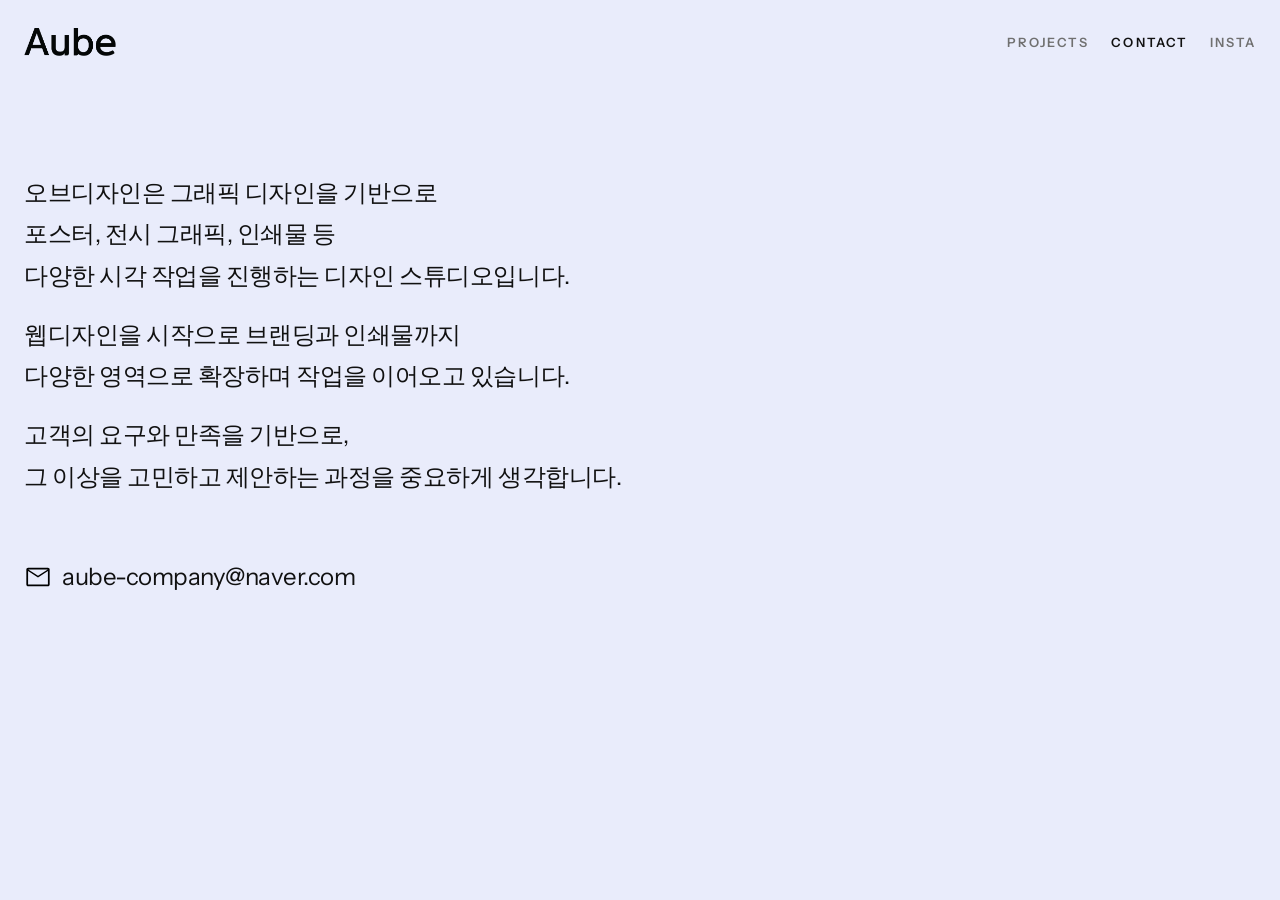
<file: contact.html>
<!DOCTYPE html>
<html lang="ko">
<head>
  <meta charset="UTF-8" />
  <meta name="viewport" content="width=device-width, initial-scale=1.0" />
  <title>Contact - Aube Company</title>
  <link rel="preconnect" href="https://fonts.googleapis.com" />
  <link rel="preconnect" href="https://fonts.gstatic.com" crossorigin />
  <link
    href="https://fonts.googleapis.com/css2?family=Instrument+Sans:wght@400;500;600;700&display=swap"
    rel="stylesheet"
  />
  <link rel="icon" href="/favicon.svg" sizes="any" type="image/svg+xml" />
  <link rel="shortcut icon" href="/favicon.svg" type="image/svg+xml" />
  <link rel="stylesheet" href="style.css" />
</head>
<body class="contact-page">
  <a class="skip-link" href="#content">본문으로 바로가기</a>

  <div class="page">
    <!-- 공통 상단 내비게이션 -->
    <header class="topbar reveal">
      <a class="brand has-logo" href="index.html" aria-label="Min Portfolio home">
        <img class="brand-logo" src="assets/images/common/logo.png" alt="" aria-hidden="true" />
        <span class="brand-text">MIN PORTFOLIO</span>
      </a>
      <nav class="menu" aria-label="주요 메뉴">
        <a href="project.html">Projects</a>
        <a href="contact.html" aria-current="page">Contact</a>
        <a href="https://www.instagram.com/aube.d_graphic/" target="_blank" rel="noopener noreferrer">Insta</a>
      </nav>
    </header>

    <main id="content">
      <section class="page-intro contact-intro reveal">
        <div class="contact-intro-copy">
          <p>
            오브디자인은 그래픽 디자인을 기반으로<br />
            포스터, 전시 그래픽, 인쇄물 등<br />
            다양한 시각 작업을 진행하는 디자인 스튜디오입니다.
          </p>
          <p>
            웹디자인을 시작으로 브랜딩과 인쇄물까지<br />
            다양한 영역으로 확장하며 작업을 이어오고 있습니다.
          </p>
          <p>
            고객의 요구와 만족을 기반으로,<br />
            그 이상을 고민하고 제안하는 과정을 중요하게 생각합니다.<br />
            <br />
          </p>
          <p class="contact-email">
            <a href="mailto:aube-company@naver.com">
              <img class="contact-email-icon" src="assets/images/common/mail.svg" alt="" aria-hidden="true" />
              <span>aube-company@naver.com</span>
            </a>
          </p>
        </div>
      </section>

      <!-- 연락 정보 -->
      <section class="info-list info-list-contact contact-content reveal" aria-label="연락 정보" hidden>
        <div class="info-row">
          <span>Email</span>
          <a href="mailto:aube-company@naver.com">aube-company@naver.com</a>
        </div>
        <div class="info-row">
          <span>Kakaotalk</span>
          <p>채널</p>
        </div>
        <div class="info-row">
          <span>Instagram</span>
          <a href="https://www.instagram.com/aube.d_graphic/" target="_blank" rel="noopener noreferrer">@aube.d_graphic</a>
        </div>
      </section>
    </main>
  </div>

  <script src="script.js"></script>
</body>
</html>
</file>
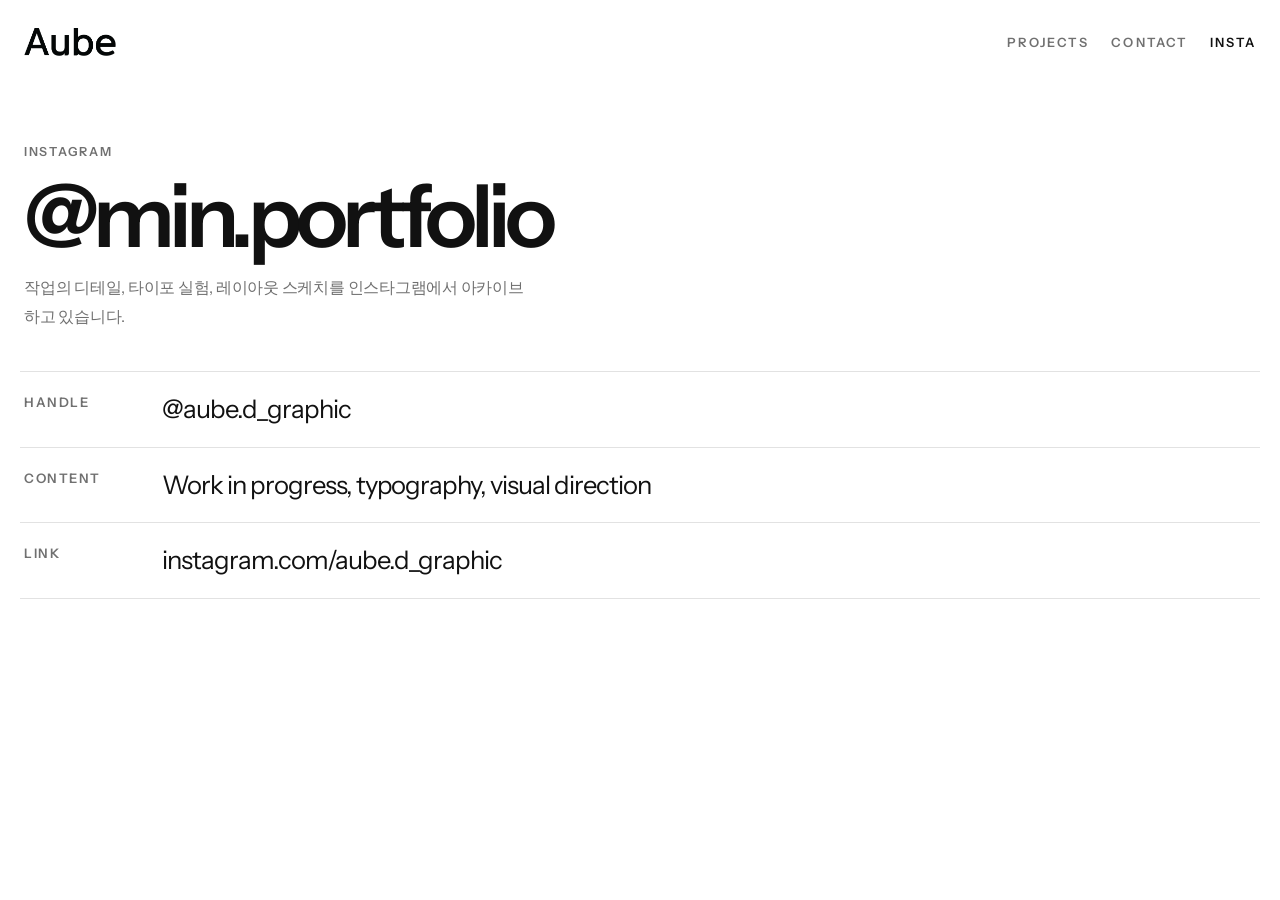
<file: insta.html>
<!DOCTYPE html>
<html lang="ko">
<head>
  <meta charset="UTF-8" />
  <meta name="viewport" content="width=device-width, initial-scale=1.0" />
  <title>Instagram - Aube Company</title>
  <link rel="preconnect" href="https://fonts.googleapis.com" />
  <link rel="preconnect" href="https://fonts.gstatic.com" crossorigin />
  <link
    href="https://fonts.googleapis.com/css2?family=Instrument+Sans:wght@400;500;600;700&display=swap"
    rel="stylesheet"
  />
  <link rel="icon" href="/favicon.svg" sizes="any" type="image/svg+xml" />
  <link rel="shortcut icon" href="/favicon.svg" type="image/svg+xml" />
  <link rel="stylesheet" href="style.css" />
</head>
<body>
  <a class="skip-link" href="#content">본문으로 바로가기</a>

  <div class="page">
    <!-- 공통 상단 내비게이션 -->
    <header class="topbar reveal">
      <a class="brand has-logo" href="index.html" aria-label="Min Portfolio home">
        <img class="brand-logo" src="assets/images/common/logo.png" alt="" aria-hidden="true" />
        <span class="brand-text">MIN PORTFOLIO</span>
      </a>
      <nav class="menu" aria-label="주요 메뉴">
        <a href="project.html">Projects</a>
        <a href="contact.html">Contact</a>
        <a href="https://www.instagram.com/aube.d_graphic/" target="_blank" rel="noopener noreferrer" aria-current="page">Insta</a>
      </nav>
    </header>

    <main id="content">
      <section class="page-intro reveal">
        <p class="eyebrow">Instagram</p>
        <h1 class="page-title">@min.portfolio</h1>
        <p class="hero-copy intro-copy">
          작업의 디테일, 타이포 실험, 레이아웃 스케치를 인스타그램에서 아카이브하고 있습니다.
        </p>
      </section>

      <!-- 인스타그램 정보 -->
      <section class="info-list reveal" aria-label="인스타그램 정보">
        <div class="info-row">
          <span>Handle</span>
          <a href="https://www.instagram.com/aube.d_graphic/" target="_blank" rel="noopener noreferrer">@aube.d_graphic</a>
        </div>
        <div class="info-row">
          <span>Content</span>
          <p>Work in progress, typography, visual direction</p>
        </div>
        <div class="info-row">
          <span>Link</span>
          <a href="https://www.instagram.com/aube.d_graphic/" target="_blank" rel="noopener noreferrer">instagram.com/aube.d_graphic</a>
        </div>
      </section>
    </main>
  </div>

  <script src="script.js"></script>
</body>
</html>
</file>
<file: style.css>
:root {
  --bg: #ffffff;
  --surface: #f8f8f8;
  --text: #111111;
  --muted: #707070;
  --line: rgba(17, 17, 17, 0.12);
  --line-strong: rgba(17, 17, 17, 0.22);
  --font-sans: "Instrument Sans", sans-serif;
  --page-width: min(1280px, calc(100% - 40px));
  --page-padding-bottom: 80px;
  --section-padding-top: 88px;
  --work-padding-top: 112px;
  --grid-gap-x: 40px;
  --grid-gap-y: 64px;
  --radius: 2px;
  --shadow-soft: 0 16px 40px rgba(17, 17, 17, 0.06);
}

/* Base */
*,
*::before,
*::after {
  box-sizing: border-box;
}

html {
  scroll-behavior: smooth;
}

body {
  margin: 0;
  background: var(--bg);
  color: var(--text);
  font-family: var(--font-sans);
  letter-spacing: -0.015em;
}

body.contact-page {
  background: #e9ecfb;
}

a {
  color: inherit;
  text-decoration: none;
}

img {
  display: block;
  max-width: 100%;
}

.skip-link {
  position: absolute;
  top: 12px;
  left: 12px;
  z-index: 100;
  padding: 10px 14px;
  background: var(--text);
  color: var(--bg);
  transform: translateY(-150%);
  transition: transform 0.2s ease;
}

.skip-link:focus {
  transform: translateY(0);
}

.page {
  width: var(--page-width);
  margin: 0 auto;
  padding: 24px 0 var(--page-padding-bottom);
}

/* Header */
.topbar,
.menu,
.section-head {
  display: flex;
}

.topbar {
  align-items: center;
  justify-content: space-between;
  gap: 24px;
  padding: 4px 4px 0;
}

.brand,
.menu {
  font-size: 0.8rem;
  font-weight: 600;
  letter-spacing: 0.16em;
  text-transform: uppercase;
}

.brand {
  position: relative;
  display: inline-flex;
  align-items: center;
  min-height: 28px;
}

.brand-logo {
  display: block;
  max-height: 28px;
  width: auto;
}

.menu {
  flex-wrap: wrap;
  gap: 22px;
  color: var(--muted);
}

.menu a[aria-current="page"] {
  color: var(--text);
}

.brand:hover,
.menu a:hover {
  opacity: 0.55;
}

.brand.has-logo .brand-text {
  position: absolute;
  overflow: hidden;
  width: 1px;
  height: 1px;
  margin: -1px;
  padding: 0;
  border: 0;
  clip: rect(0 0 0 0);
  clip: rect(0, 0, 0, 0);
}

/* Shared typography */
.eyebrow,
.detail-gallery-label,
.section-note,
.info-row span {
  color: var(--muted);
  font-size: 0.82rem;
  font-weight: 600;
  letter-spacing: 0.12em;
  text-transform: uppercase;
}

.eyebrow {
  margin: 0 0 18px;
  font-size: 0.78rem;
  letter-spacing: 0.14em;
}

.section-note {
  margin: 0;
  font-size: 0.74rem;
}

.page-title,
.detail-title,
.section-head h1,
.section-head h2,
.project-title {
  margin: 0;
  font-weight: 600;
  letter-spacing: -0.07em;
}

.page-title {
  font-size: clamp(3rem, 6.8vw, 5.8rem);
  line-height: 0.9;
}

.hero-copy,
.detail-summary,
.detail-overview {
  color: var(--muted);
  line-height: 1.8;
}

/* Shared surfaces */
.surface-art {
  border-radius: var(--radius);
  background:
    linear-gradient(135deg, rgba(255, 228, 186, 0.78), rgba(255, 255, 255, 0.5) 32%),
    radial-gradient(circle at 78% 24%, rgba(188, 231, 255, 0.8), transparent 22%),
    radial-gradient(circle at 68% 72%, rgba(255, 196, 204, 0.74), transparent 26%),
    linear-gradient(180deg, var(--surface), #efefef);
}

.surface-art::before {
  content: "";
  position: absolute;
  inset: 0;
  background:
    linear-gradient(120deg, rgba(255, 255, 255, 0.26), transparent 34%),
    linear-gradient(180deg, transparent 58%, rgba(255, 255, 255, 0.36));
}

/* Home / list sections */
.hero-image {
  margin-top: var(--section-padding-top);
}

.hero-image-inner {
  position: relative;
  min-height: 72vh;
  overflow: hidden;
}

.hero-image-inner p {
  position: absolute;
  right: 24px;
  bottom: 20px;
  z-index: 1;
  margin: 0;
  color: rgba(17, 17, 17, 0.7);
  font-size: 0.8rem;
  letter-spacing: 0.02em;
}

.page-intro {
  padding: var(--section-padding-top) 4px 24px;
}

.intro-copy {
  grid-column: auto;
  max-width: 32rem;
  margin-top: 18px;
}

.contact-intro {
  padding-bottom: 8px;
}

.contact-intro-copy {
  max-width: 43rem;
  display: grid;
  gap: 18px;
  margin-top: 28px;
}

.contact-intro-copy p {
  margin: 0;
  color: var(--text);
  font-size: clamp(1.2rem, 2vw, 1.5rem);
  line-height: 1.72;
  letter-spacing: -0.02em;
}

.contact-email {
  margin-top: 10px;
}

.contact-email a {
  display: inline-flex;
  align-items: center;
  gap: 10px;
  color: var(--text);
  font-size: inherit;
  line-height: inherit;
  letter-spacing: inherit;
}

.contact-email-icon {
  width: 28px;
  height: 28px;
  flex: 0 0 auto;
  object-fit: contain;
}

.work {
  padding-top: var(--work-padding-top);
}

main > .work:first-child {
  padding-top: var(--section-padding-top);
}

.section-head {
  justify-content: space-between;
  align-items: end;
  gap: 20px;
  padding: 0 4px 22px;
}

.section-head h1,
.section-head h2 {
  font-size: clamp(2.2rem, 4vw, 3.2rem);
  line-height: 0.92;
}

.project-gallery {
  display: grid;
  grid-template-columns: repeat(3, minmax(0, 1fr));
  gap: var(--grid-gap-y) var(--grid-gap-x);
}

.project-item {
  display: grid;
  gap: 14px;
  transition:
    transform 0.28s ease,
    opacity 0.28s ease;
}

.project-item:hover {
  transform: translateY(-2px);
}

.project-thumb {
  position: relative;
  aspect-ratio: 4 / 2.7;
  width: 100%;
  border-radius: var(--radius);
  overflow: hidden;
  background-size: cover;
  background-position: center;
  box-shadow: var(--shadow-soft);
  transition:
    transform 0.4s ease,
    filter 0.4s ease,
    box-shadow 0.4s ease;
}

.project-item:hover .project-thumb {
  transform: scale(1.01);
  filter: contrast(1.01) saturate(1.01);
  box-shadow: 0 20px 42px rgba(17, 17, 17, 0.09);
}

.project-thumb-image,
.project-thumb-video,
.hero-image-asset,
.detail-thumb-image,
.detail-gallery-video,
.detail-gallery-image {
  width: 100%;
  height: 100%;
  object-fit: cover;
}

.hero-image-asset,
.project-thumb-image,
.detail-thumb-image {
  position: absolute;
  inset: 0;
}


.project-thumb-video {
  position: absolute;
  inset: 0;
  object-fit: cover;
}

.project-thumb-contain {
  display: grid;
  place-items: center;
  background: #a1a6ac;
}

.project-thumb-contain .project-thumb-image {
  position: absolute;
  inset: 0;
  width: 100%;
  height: 100%;
  max-width: none;
  max-height: none;
  object-fit: contain;
  object-position: center center;
  margin: 0;
  filter: drop-shadow(0 12px 22px rgba(17, 17, 17, 0.18));
}

.project-text {
  display: grid;
  gap: 6px;
}

.project-title {
  font-size: clamp(1.05rem, 1.6vw, 1.45rem);
  line-height: 0.96;
  letter-spacing: -0.03em;
}

.project-meta {
  color: var(--muted);
  font-size: 0.84rem;
  font-weight: 500;
  letter-spacing: 0.01em;
  display: none;
}

/* Project detail */
.detail-visual {
  margin-top: 40px;
}

.detail-thumb {
  position: relative;
  aspect-ratio: 4 / 2.7;
  overflow: hidden;
  border-radius: var(--radius);
}

.detail-thumb-contain {
  display: grid;
  place-items: center;
  background: #a1a6ac;
}

.detail-thumb-contain .detail-thumb-image {
  position: absolute;
  inset: 0;
  width: 100%;
  height: 100%;
  max-width: none;
  max-height: none;
  margin: 0;
  object-fit: contain;
  object-position: center center;
}

.detail-copy {
  max-width: 980px;
  padding: 88px 4px 0;
}

.detail-year {
  margin: 0 0 14px;
  color: var(--muted);
  font-size: 0.92rem;
  letter-spacing: 0.01em;
}

.detail-title {
  font-size: clamp(2.3rem, 4vw, 3.2rem);
  line-height: 1;
}

.detail-summary,
.detail-overview {
  max-width: 920px;
  margin: 18px 0 0;
  font-size: clamp(0.94rem, 1.15vw, 1.02rem);
  line-height: 1.65;
  letter-spacing: -0.015em;
}

.detail-summary {
  color: #1b1b1b;
  font-size: clamp(1rem, 1.28vw, 1.1rem);
}

.detail-overview {
  color: var(--muted);
}

.detail-gallery {
  padding-top: 72px;
}

.detail-gallery-grid {
  display: grid;
  grid-template-columns: 1fr;
  gap: 24px;
}

.detail-gallery-item {
  position: relative;
  min-height: 52vh;
  overflow: hidden;
  border: 0;
  border-radius: var(--radius);
  background: transparent;
}

.detail-gallery-item.has-video {
  display: grid;
  place-items: center;
  background: #ffffff;
}

.detail-gallery-item::before {
  content: "TEMP IMAGE";
  position: absolute;
  top: 16px;
  left: 16px;
  z-index: 1;
  padding: 8px 10px;
  background: rgba(255, 255, 255, 0.88);
  color: var(--text);
  font-size: 0.72rem;
  font-weight: 700;
  letter-spacing: 0.08em;
  border-radius: 999px;
}

.detail-gallery-item.has-asset::before,
.detail-thumb.has-asset::before {
  content: none;
}

.detail-gallery-item.has-video .detail-gallery-video {
  display: block;
  position: relative;
  width: min(600px, 100%);
  height: auto;
  max-height: 100%;
  border: 1px solid #111111;
  outline: 0;
  object-fit: contain;
}

.detail-back {
  display: flex;
  justify-content: space-between;
  align-items: center;
  gap: 16px;
  padding-top: 32px;
}

.back-link {
  display: inline-flex;
  align-items: center;
  justify-content: center;
  min-height: 48px;
  padding: 0 20px;
  border: 1px solid var(--text);
  color: var(--text);
  font-size: 0.96rem;
  font-weight: 500;
  letter-spacing: -0.01em;
}

.detail-back .back-link[hidden] {
  visibility: hidden;
  pointer-events: none;
}

.detail-back .back-link:not(.back-link-prev):not(.back-link-next) {
  margin: 0 auto;
}

.back-link-prev,
.back-link-next {
  width: 42px;
  height: 42px;
  min-width: 42px;
  min-height: 42px;
  padding: 0;
  border: 0;
  font-size: 1.75rem;
  font-weight: 700;
  line-height: 1;
  position: relative;
}

.back-link-prev::before,
.back-link-next::before {
  content: "";
  position: absolute;
  top: 50%;
  left: 50%;
  width: 22px;
  height: 2px;
  background: var(--text);
  transform: translate(-50%, -50%);
}

.back-link-prev::before {
  margin-left: 1px;
}

.back-link-next::before {
  margin-left: -1px;
}

.back-link-prev::after,
.back-link-next::after {
  content: "";
  position: absolute;
  top: 50%;
  width: 12px;
  height: 12px;
  border-top: 2px solid var(--text);
  border-right: 2px solid var(--text);
}

.back-link-prev::after {
  left: 50%;
  transform: translate(-11px, -50%) rotate(-135deg);
}

.back-link-next::after {
  left: 50%;
  transform: translate(-2px, -50%) rotate(45deg);
}

.back-link-list {
  min-width: 120px;
}

.back-link:hover {
  opacity: 0.6;
}

/* Info pages */
.info-list {
  border-top: 1px solid var(--line);
}

.info-row {
  display: grid;
  grid-template-columns: 120px minmax(0, 1fr);
  gap: 18px;
  padding: 22px 4px;
  border-bottom: 1px solid var(--line);
}

.info-row p,
.info-row a {
  margin: 0;
  font-size: clamp(1.2rem, 2vw, 1.8rem);
  line-height: 1.2;
  letter-spacing: -0.04em;
}

.info-list-contact .info-row p,
.info-list-contact .info-row a {
  font-size: clamp(1rem, 1.5vw, 1.3rem);
}

.contact-content {
  padding-top: 72px;
  border-top: 0;
}

.contact-content .info-row:first-child {
  border-top: 1px solid var(--line);
}

/* Color variants */
.thumb-sand {
  background:
    radial-gradient(circle at 30% 30%, rgba(255, 255, 255, 0.34), transparent 28%),
    linear-gradient(135deg, #f4d39d, #f8e6ca 58%, #fcf7ef);
}

.thumb-ocean {
  background:
    radial-gradient(circle at 75% 25%, rgba(255, 255, 255, 0.36), transparent 24%),
    linear-gradient(135deg, #b6dff4, #d9eff9 58%, #f7fbfd);
}

.thumb-forest {
  background:
    radial-gradient(circle at 32% 28%, rgba(255, 255, 255, 0.3), transparent 24%),
    linear-gradient(135deg, #cfe5d7, #e4f2e8 58%, #f9fcfa);
}

.thumb-rose {
  background:
    radial-gradient(circle at 70% 26%, rgba(255, 255, 255, 0.34), transparent 24%),
    linear-gradient(135deg, #f3c8d2, #f8e2e7 58%, #fdf8f9);
}

.thumb-stone {
  background:
    radial-gradient(circle at 28% 24%, rgba(255, 255, 255, 0.2), transparent 24%),
    linear-gradient(135deg, #8f959c, #a1a6ac 58%, #bcc1c7);
}


.thumb-night {
  background:
    radial-gradient(circle at 68% 24%, rgba(255, 255, 255, 0.24), transparent 20%),
    linear-gradient(135deg, #c9d7ea, #e4edf7 58%, #f8fbff);
}

/* Motion */
.reveal {
  opacity: 0;
  transform: translateY(26px);
  transition:
    opacity 0.8s ease,
    transform 0.8s ease;
}

.reveal-delay {
  transition-delay: 0.12s;
}

.reveal.is-visible {
  opacity: 1;
  transform: translateY(0);
}

/* Responsive */
@media (max-width: 900px) {
  :root {
    --section-padding-top: 64px;
    --work-padding-top: 80px;
    --grid-gap-x: 24px;
    --grid-gap-y: 44px;
  }

  .project-gallery {
    grid-template-columns: repeat(2, minmax(0, 1fr));
  }

  .hero-image-inner {
    min-height: 58vh;
  }

  .detail-thumb {
    aspect-ratio: 4 / 2.7;
  }

  .detail-thumb-contain .detail-thumb-image {
    max-width: none;
    max-height: none;
  }

  .detail-copy {
    padding-top: 64px;
  }

  .detail-gallery-item {
    min-height: 38vh;
  }
}

@media (max-width: 640px) {
  :root {
    --page-width: min(100% - 24px, 100%);
    --page-padding-bottom: 48px;
    --section-padding-top: 48px;
    --work-padding-top: 64px;
  }

  .topbar {
    align-items: flex-start;
    gap: 14px;
  }

  .brand-logo {
    max-height: 24px;
  }

  .menu {
    gap: 8px 14px;
  }

  .section-head {
    flex-direction: column;
    align-items: flex-start;
    gap: 8px;
  }

  .page-title {
    font-size: clamp(2.8rem, 14vw, 4.8rem);
  }

  .hero-copy,
  .intro-copy {
    max-width: none;
    font-size: 0.95rem;
  }

  .hero-image {
    margin-top: 28px;
  }

  .hero-image-inner {
    min-height: 42vh;
  }

  .hero-image-inner p {
    right: 16px;
    bottom: 16px;
  }

  .project-gallery {
    grid-template-columns: 1fr;
    gap: 28px;
  }

  .project-item {
    gap: 12px;
  }

  .project-title {
    font-size: 1.45rem;
  }

  .info-row {
    grid-template-columns: 1fr;
    gap: 8px;
    padding: 18px 4px;
  }

  .info-row p,
  .info-row a {
    font-size: 1.08rem;
  }

  .detail-visual {
    margin-top: 48px;
  }

  .detail-thumb {
    aspect-ratio: 4 / 2.7;
  }

  .detail-thumb-contain .detail-thumb-image {
    max-width: none;
    max-height: none;
  }

  .detail-copy {
    padding-top: 48px;
  }

  .detail-title {
    font-size: 2rem;
  }

  .detail-summary,
  .detail-overview {
    font-size: 0.95rem;
  }

  .detail-gallery {
    padding-top: 40px;
  }

  .detail-gallery-item {
    min-height: 26vh;
  }

  .back-link {
    width: 100%;
  }

  .back-link-prev,
  .back-link-next {
    width: 42px;
    height: 42px;
    align-self: center;
  }

  .detail-back {
    flex-direction: row;
    align-items: center;
    justify-content: center;
    gap: 20px;
  }

  .detail-back .back-link:not(.back-link-prev):not(.back-link-next) {
    margin: 0;
  }

  .back-link-list {
    width: auto;
    min-width: auto;
  }

  .detail-back .back-link[hidden] {
    display: none;
  }
}

@media (prefers-reduced-motion: reduce) {
  *,
  *::before,
  *::after {
    animation: none !important;
    transition-duration: 0.01ms !important;
    scroll-behavior: auto !important;
  }

  .reveal {
    opacity: 1;
    transform: none;
  }
}
</file>
